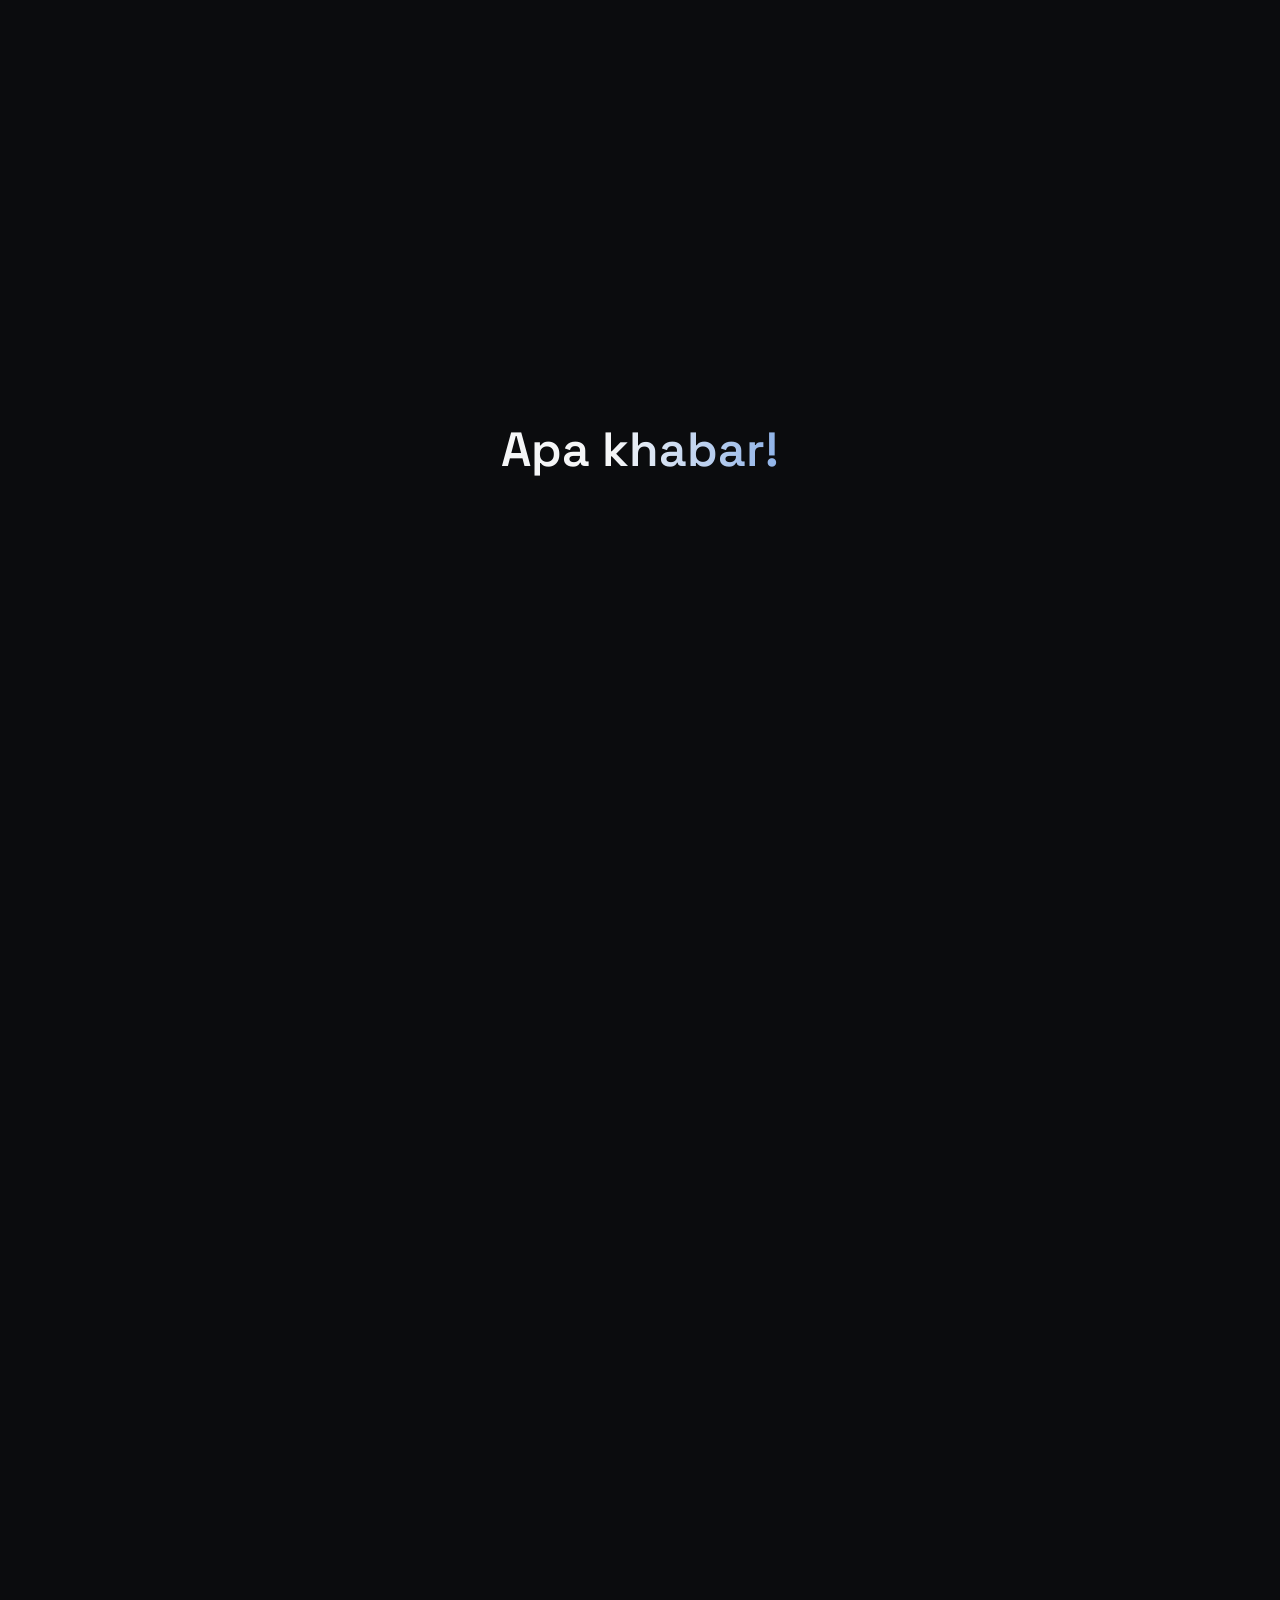
<file: index.html>
<!DOCTYPE html>
<html lang="en">
<head>
    <meta charset="UTF-8">
    <meta name="viewport" content="width=device-width, initial-scale=1.0">
    <title>Andrei Chapliuk | Portfolio</title>
    <meta name="description" content="Andrei Chapliuk: student and freelance developer in Cyprus. Lyrenne (open-source YouTube Music player), Hanko, game patches and full-stack TypeScript work.">
    <meta property="og:title" content="Andrei Chapliuk | Portfolio">
    <meta property="og:description" content="Student and freelance developer. Lyrenne, Hanko, game patches, full-stack TypeScript.">
    <meta property="og:type" content="website">
    <link rel="icon" href="data:image/svg+xml,%3Csvg xmlns='http://www.w3.org/2000/svg' viewBox='0 0 64 64'%3E%3Crect width='64' height='64' rx='14' fill='%230b0c0e'/%3E%3Ctext x='32' y='45' font-family='monospace' font-size='38' fill='%238FB3E8' text-anchor='middle'%3EA%3C/text%3E%3C/svg%3E">
    <link rel="preconnect" href="https://fonts.googleapis.com">
    <link rel="preconnect" href="https://fonts.gstatic.com" crossorigin>
    <link href="https://fonts.googleapis.com/css2?family=Space+Grotesk:wght@500;600;700&family=Space+Mono:wght@400;700&family=Inter:wght@400;500;600&display=swap" rel="stylesheet">
    <link rel="stylesheet" href="style.css?v=5">
</head>
<body>

    <div id="preloader">
        <div id="language-hello">Hello!</div>
    </div>

    <div id="main-content">
        <header class="sticky-nav">
            <nav>
                <a href="#hero">Home</a>
                <a href="#skills">Skills</a>
                <a href="#work">Work</a>
                <a href="#about-me">About</a>
                <a href="#contact">Contact</a>
            </nav>
        </header>

        <main>
            <!-- HERO -->
            <section id="hero">
                <div class="hero-glow" aria-hidden="true"><span></span><span></span><span></span></div>
                <span class="status-pill"><span class="status-dot"></span>Freelancing &middot; currently under contract</span>
                <h1 class="scramble-text">Andrei Chapliuk</h1>
                <p class="hero-tagline">Student, Freelancer.</p>
                <div class="hero-ctas">
                    <a href="#work" class="btn btn--primary">See my work</a>
                    <a href="https://github.com/Doctordefector" target="_blank" rel="noopener" class="btn btn--ghost">GitHub &#8599;</a>
                </div>
            </section>

            <!-- STATS -->
            <section id="stats" class="fade-in" aria-label="Highlights in numbers">
                <div class="stat"><span class="stat-num" data-count="56">56</span><span class="stat-label">GitHub stars on Lyrenne</span></div>
                <div class="stat"><span class="stat-num" data-count="4200" data-suffix="+">4200+</span><span class="stat-label">release downloads</span></div>
                <div class="stat"><span class="stat-num" data-count="87">87</span><span class="stat-label">Lyrenne releases</span></div>
                <div class="stat"><span class="stat-num" data-count="32">32</span><span class="stat-label">paying customers at 15</span></div>
            </section>

            <!-- SKILLS -->
            <section id="skills">
                <span class="eyebrow">01 &middot; Skills</span>
                <h2>Skills and education</h2>
                <div class="skill-grid">
                    <div class="skill-card fade-in">
                        <span class="skill-icon" aria-hidden="true">&lt;/&gt;</span>
                        <h3>Engineering</h3>
                        <p>I've built and sold software, shipped open-source apps with thousands of downloads, and worked on production web platforms as a freelancer.</p>
                        <div class="chips">
                            <span class="chip" style="--c:#A97BFF">Kotlin</span>
                            <span class="chip" style="--c:#3178C6">TypeScript</span>
                            <span class="chip" style="--c:#3572A5">Python</span>
                            <span class="chip" style="--c:#F05138">Swift</span>
                            <span class="chip" style="--c:#f34b7d">C / C++</span>
                            <span class="chip" style="--c:#178600">C#</span>
                        </div>
                    </div>
                    <div class="skill-card fade-in">
                        <span class="skill-icon" aria-hidden="true">Aa</span>
                        <h3>Languages</h3>
                        <p>English at C2 level and native Russian. I'm comfortable working with teams across languages.</p>
                        <div class="chips">
                            <span class="chip" style="--c:#8FB3E8">English &middot; C2</span>
                            <span class="chip" style="--c:#8FB3E8">Russian &middot; native</span>
                        </div>
                    </div>
                    <div class="skill-card fade-in">
                        <span class="skill-icon" aria-hidden="true">&#9733;</span>
                        <h3>Education</h3>
                        <p>7 IGCSEs including Maths, Economics, ICT and Global Perspectives. Studying A-Levels in Business, Psychology and Language, plus an EPQ. Apolyt&iacute;rion (Cyprus school-leaving certificate): 17.5/20.</p>
                        <div class="chips">
                            <span class="chip" style="--c:#8CC7B5">30% Future Innovators Scholarship</span>
                        </div>
                    </div>
                </div>
            </section>

            <!-- NOW -->
            <section id="now" class="fade-in">
                <span class="eyebrow">02 &middot; Now</span>
                <div class="now-card">
                    <span class="status-dot"></span>
                    <div>
                        <h2>Freelance developer, under contract</h2>
                        <p>I'm working on a full-stack TypeScript platform under NDA, alongside my A-Levels and Hanko. I'm not taking on new work right now.</p>
                    </div>
                </div>
            </section>

            <!-- WORK -->
            <section id="work">
                <span class="eyebrow">03 &middot; Work</span>
                <h2>Projects and work</h2>

                <div class="work-grid">

                    <!-- LYRENNE -->
                    <article class="card card--feature fade-in">
                        <div class="card-body">
                            <span class="card-context">Open source &middot; 2026 &middot; GPL-3.0</span>
                            <h3>Lyrenne</h3>
                            <p>A free YouTube Music player for Windows and Linux, written in Compose Desktop on the JVM. It has its own VLC playback engine, a local database and two-way library sync, not a browser wrapper. Synced lyrics, a 10-band equalizer, offline downloads, Discord Rich Presence and Listen Together rooms.</p>
                            <ul class="sub-list">
                                <li><strong>iPad:</strong> a SwiftUI and AVPlayer port with its own InnerTube client, offline downloads and a hand-rolled protobuf Listen Together client.</li>
                                <li><strong>Steam Deck:</strong> a Decky Loader plugin that controls a headless Lyrenne build over localhost from the Game Mode menu. About 250&nbsp;MB of RAM while playing.</li>
                                <li>Distributed through GitHub Releases, Scoop and winget.</li>
                            </ul>
                            <div class="chips">
                                <span class="chip" style="--c:#A97BFF">Kotlin</span>
                                <span class="chip" style="--c:#F05138">Swift</span>
                                <span class="chip" style="--c:#3178C6">TypeScript</span>
                            </div>
                        </div>
                        <div class="card-visual">
                            <div class="player">
                                <div class="player-head">
                                    <span class="player-art" aria-hidden="true"></span>
                                    <div class="player-meta">
                                        <span class="player-title">Now playing</span>
                                        <span class="player-sub">Lyrenne v2.20</span>
                                    </div>
                                </div>
                                <div class="equalizer" aria-hidden="true">
                                    <span class="eq-bar" style="--h:55%;--d:0s;"></span>
                                    <span class="eq-bar" style="--h:80%;--d:0.15s;"></span>
                                    <span class="eq-bar" style="--h:65%;--d:0.3s;"></span>
                                    <span class="eq-bar" style="--h:95%;--d:0.1s;"></span>
                                    <span class="eq-bar" style="--h:70%;--d:0.25s;"></span>
                                    <span class="eq-bar" style="--h:85%;--d:0.05s;"></span>
                                    <span class="eq-bar" style="--h:60%;--d:0.2s;"></span>
                                    <span class="eq-bar" style="--h:90%;--d:0.35s;"></span>
                                    <span class="eq-bar" style="--h:50%;--d:0.12s;"></span>
                                    <span class="eq-bar" style="--h:75%;--d:0.28s;"></span>
                                    <span class="eq-bar" style="--h:65%;--d:0.18s;"></span>
                                    <span class="eq-bar" style="--h:45%;--d:0.32s;"></span>
                                </div>
                                <div class="mini-stats">
                                    <span><b>56</b>stars</span>
                                    <span><b>87</b>releases</span>
                                    <span><b>4.2k+</b>downloads</span>
                                </div>
                            </div>
                            <div class="link-row">
                                <a href="https://doctordefector.github.io/Lyrenne/" target="_blank" rel="noopener">Website &#8599;</a>
                                <a href="https://github.com/Doctordefector/Lyrenne" target="_blank" rel="noopener">Desktop &#8599;</a>
                                <a href="https://github.com/Doctordefector/Lyrenne-iPad" target="_blank" rel="noopener">iPad &#8599;</a>
                                <a href="https://github.com/Doctordefector/Lyrenne-Decky" target="_blank" rel="noopener">Steam Deck &#8599;</a>
                            </div>
                        </div>
                    </article>

                    <!-- HANKO -->
                    <article class="card card--feature card--flip fade-in">
                        <div class="card-body">
                            <span class="card-context">Student company &middot; Junior Achievement Cyprus &middot; 2026/27</span>
                            <h3>Hanko <span class="jp">判子</span></h3>
                            <p>A bag charm with a swappable cap and an NFC chip inside. Two people tap phones and swap profile cards instead of social handles. Each meeting adds to a shared history, and socials only unlock when both people agree. There's no app to install and no location tracking.</p>
                            <p>I built the product: the web app the charm opens, the card designer, the admin and charm-minting tools, and the 3D models for the printed parts.</p>
                            <ul class="sub-list">
                                <li>Node 22 with zero dependencies (built-in <code>node:sqlite</code>), web push, deployed on Render.</li>
                                <li>Automated QA that screenshots every page on 7 phone sizes, a contrast checker, and a simulated playtest of a whole school.</li>
                                <li>Blender pipeline for product renders and printable STLs.</li>
                            </ul>
                            <div class="chips">
                                <span class="chip" style="--c:#f1e05a">JavaScript</span>
                                <span class="chip" style="--c:#3572A5">Python</span>
                                <span class="chip" style="--c:#8CC7B5">NFC</span>
                                <span class="chip" style="--c:#e87d0d">Blender</span>
                            </div>
                        </div>
                        <div class="card-visual">
                            <div class="tap-demo" aria-hidden="true">
                                <div class="tap-phone tap-phone--a"><span class="tap-seal">A</span><span class="tap-line"></span><span class="tap-line short"></span></div>
                                <div class="tap-ripple"><span></span><span></span><span></span></div>
                                <div class="tap-phone tap-phone--b"><span class="tap-seal">K</span><span class="tap-line"></span><span class="tap-line short"></span></div>
                            </div>
                            <span class="visual-caption">Tap to swap cards</span>
                        </div>
                    </article>

                    <!-- COMMERCIAL SOFTWARE -->
                    <article class="card card--feature fade-in">
                        <div class="card-body">
                            <span class="card-context">Independent &middot; Feb 2022 to May 2025</span>
                            <h3>Commercial Software</h3>
                            <p>I built and sold software tools for the Star Citizen community, starting at 15. I handled the building, pricing, distribution and support myself. Within two months of launch it had 32 concurrent paying subscribers across three monthly tiers (&euro;20, &euro;30 and &euro;60), with no marketing budget.</p>
                            <div class="viz-section">
                                <span class="viz-label">32 concurrent paying customers at peak</span>
                                <div class="dot-grid" id="dot-grid" aria-label="22 on the 60 euro tier, 8 on the 30 euro tier, 2 on the 20 euro tier"></div>
                                <div class="dot-legend">
                                    <span><i class="dot-swatch dot--60"></i>&euro;60 &times; 22</span>
                                    <span><i class="dot-swatch dot--30"></i>&euro;30 &times; 8</span>
                                    <span><i class="dot-swatch dot--20"></i>&euro;20 &times; 2</span>
                                </div>
                            </div>
                            <div class="viz-section">
                                <span class="viz-label">&euro;700+ revenue in the first 2 months</span>
                                <div class="revenue-bar"><div class="revenue-fill"><span style="flex:20"></span><span style="flex:30"></span><span style="flex:60"></span></div></div>
                            </div>
                            <div class="chips">
                                <span class="chip" style="--c:#f34b7d">Systems programming</span>
                                <span class="chip" style="--c:#8FB3E8">Sales and support</span>
                            </div>
                        </div>
                        <div class="card-visual">
                            <div class="video-frame">
                                <iframe src="https://www.youtube.com/embed/0udaaO09zwg" title="RINGS: A Documentary on Star Citizen's Cheating Underworld" loading="lazy" frameborder="0" allow="accelerometer; clipboard-write; encrypted-media; gyroscope; picture-in-picture" allowfullscreen></iframe>
                            </div>
                            <span class="visual-caption">Featured in <em>RINGS</em>, a third-party documentary by Avenger_One (56k+ views)</span>
                        </div>
                    </article>

                    <!-- NDA -->
                    <article class="card fade-in">
                        <span class="card-context">Freelance contract &middot; 2026 &middot; NDA</span>
                        <h3>Admin Platform</h3>
                        <p>Front-end and admin panel work on a production TypeScript monorepo. The details are under NDA, so here is the stack.</p>
                        <dl class="spec">
                            <dt>Repo</dt><dd>pnpm workspaces: api, web, shared</dd>
                            <dt>API</dt><dd>NestJS, Prisma, PostgreSQL 16, Redis, JWT</dd>
                            <dt>Web</dt><dd>React, Redux Toolkit, React Router, Vite, Tailwind</dd>
                            <dt>Other</dt><dd>i18next, PixiJS, ExcelJS</dd>
                            <dt>Ops</dt><dd>Docker Compose, Vitest, ESLint, Prettier</dd>
                        </dl>
                    </article>

                    <!-- REVERSE ENGINEERING -->
                    <article class="card fade-in">
                        <span class="card-context">Open source &middot; 2026</span>
                        <h3>Game patches and reverse engineering</h3>
                        <ul class="proj-list">
                            <li>
                                <a href="https://github.com/Doctordefector/weekendwarrior60fpspatch" target="_blank" rel="noopener">Weekend Warriors 60fps patch &#8599;</a>
                                <span>Splits the game's 15Hz logic from rendering so it runs at 60fps without speeding up. Built by transforming the decompiled ActionScript, shipped as a binary diff with a one-click installer.</span>
                            </li>
                            <li>
                                <a href="https://github.com/Doctordefector/mdickie-facemod" target="_blank" rel="noopener">MDickie FaceMod &#8599;</a>
                                <span>Puts your friends' faces, names and dialogue into four MDickie games by rewriting their SWF assets. Runs fully offline.</span>
                            </li>
                            <li>
                                <a href="https://github.com/Doctordefector/Native-NX" target="_blank" rel="noopener">NX Recomp Hub &#8599;</a>
                                <span>One launcher for static recompilation of Switch games (ARM64 and A32 to C, NVN to Vulkan), including a 32-bit front end for a Pikmin 3 port.</span>
                            </li>
                            <li>
                                <a href="https://github.com/Doctordefector/Madeira" target="_blank" rel="noopener">Madeira &#8599;</a>
                                <span>Contributions to running x86-64 Windows games on iOS via FEX-Emu, Wine and DXMT.</span>
                            </li>
                        </ul>
                        <div class="chips">
                            <span class="chip" style="--c:#3572A5">Python</span>
                            <span class="chip" style="--c:#555555">C</span>
                        </div>
                    </article>

                    <!-- TRIIIBE -->
                    <article class="card fade-in">
                        <span class="card-context">Triiibe / STARTRIBE LTD &middot; Internship, 2025</span>
                        <h3>Social Media Analysis Tool</h3>
                        <p>A tool that analyses and processes video content from social platforms. I built it during a business development internship, along with a content-branding system and a news portal.</p>
                        <div class="chips">
                            <span class="chip" style="--c:#3572A5">Python</span>
                            <span class="chip" style="--c:#8FB3E8">Automation</span>
                        </div>
                        <a href="Letter of Recommendation_Andrey Chapliuk.png" target="_blank" class="doc-thumb">
                            <img src="Letter of Recommendation_Andrey Chapliuk.png" alt="Letter of recommendation from STARTRIBE LTD" loading="lazy">
                            <span class="doc-thumb-label">Letter of recommendation &#8599;</span>
                        </a>
                    </article>

                    <!-- BEQUIET -->
                    <article class="card fade-in">
                        <span class="card-context">Open source &middot; 2026 &middot; MIT</span>
                        <h3>BeQuiet</h3>
                        <p>A Windows 11 tray utility that lowers the volume of background apps and keeps the ones you pick (Discord, Telegram) at full volume. It uses the Core Audio session API, the same one the Windows volume mixer uses, and has a global hotkey.</p>
                        <div class="duck-demo" aria-hidden="true">
                            <div class="duck-row"><span>Discord</span><i style="--v:100%"></i></div>
                            <div class="duck-row duck-row--ducked"><span>Game</span><i style="--v:100%"></i></div>
                            <div class="duck-row duck-row--ducked"><span>Browser</span><i style="--v:100%"></i></div>
                        </div>
                        <div class="chips">
                            <span class="chip" style="--c:#178600">C#</span>
                            <span class="chip" style="--c:#8FB3E8">NAudio</span>
                        </div>
                        <div class="link-row"><a href="https://github.com/Doctordefector/BeQuiet" target="_blank" rel="noopener">Repo &#8599;</a></div>
                    </article>

                    <!-- DISSERTATION -->
                    <article class="card fade-in">
                        <span class="card-context">A-Level EPQ &middot; 2025/26</span>
                        <h3>Dissertation</h3>
                        <p>An extended research project on the right to repair: why repair gets obstructed and what that leads to. Graded 23/28.</p>
                        <a href="Dissertation.pdf" target="_blank" class="quote-card">
                            <span class="quote-mark">&ldquo;</span>
                            <span class="quote-text">To what extent is the obstruction of repair done for profit by modern technology firms?</span>
                            <span class="quote-cta">Read the paper &#8599;</span>
                        </a>
                    </article>

                    <!-- SCHOLARSHIP -->
                    <article class="card fade-in">
                        <span class="card-context">Immerse Education &middot; early 2025</span>
                        <h3>Future Innovators Scholarship</h3>
                        <p>A 30% scholarship for my proposed standard for swappable, reusable battery packs that move between devices instead of being thrown away. I submitted it as EU Regulation 2023/1542 started requiring user-replaceable batteries, before most people were talking about it.</p>
                        <a href="FISC_Scholarship_Certificate_Andrei_Chapliuk.pdf" target="_blank" class="quote-card">
                            <span class="quote-mark quote-mark--big">30%</span>
                            <span class="quote-text">A standard for swappable, reusable battery systems</span>
                            <span class="quote-cta">View certificate &#8599;</span>
                        </a>
                    </article>

                    <!-- PORTFOLIO -->
                    <article class="card fade-in">
                        <span class="card-context">Personal &middot; ongoing</span>
                        <h3>This portfolio</h3>
                        <p>Hand-written HTML, CSS and JS, no framework. There's a hidden page if you find the code.</p>
                        <div class="inception" id="inception"></div>
                    </article>
                </div>

                <div class="more-gh fade-in">
                    <span class="more-gh-label">More on GitHub</span>
                    <div class="more-gh-list">
                        <a href="https://github.com/Doctordefector/Simple-Watermark" target="_blank" rel="noopener">Simple-Watermark <small>batch ffmpeg watermarking GUI</small></a>
                        <a href="https://github.com/Doctordefector/Simple-Steam-Family-Library-Extractor" target="_blank" rel="noopener">Steam Family Library Extractor <small>JS</small></a>
                        <a href="https://github.com/Doctordefector/scoop-lyrenne" target="_blank" rel="noopener">scoop-lyrenne <small>Scoop bucket</small></a>
                        <a href="https://github.com/Doctordefector/Justusesoap" target="_blank" rel="noopener">Justusesoap <small>IGCSE group project</small></a>
                        <a href="https://github.com/Doctordefector/Virtuasino" target="_blank" rel="noopener">Virtuasino <small>JS</small></a>
                        <a href="https://github.com/Doctordefector" target="_blank" rel="noopener" class="more-gh-all">All repos &#8599;</a>
                    </div>
                </div>
            </section>

            <!-- ABOUT -->
            <section id="about-me" class="fade-in">
                <span class="eyebrow">04 &middot; About</span>
                <div class="about-layout">
                    <div class="about-text">
                        <h2>About me</h2>
                        <p>I've been building and selling my own software since I was 14. At 17 I spent two months on Triiibe's business development team, where I built a social media analysis tool, a content-branding system and a news portal. After that I spent eight months with another business development team under NDA, doing market research and building internal tools for expansion into Brazil and Argentina.</p>
                        <p>Now I freelance under contract while studying Business, Psychology and Language at A-Level. I also run Hanko and maintain Lyrenne. I speak English and Russian.</p>
                        <div class="about-links">
                            <a href="https://github.com/Doctordefector" target="_blank" rel="noopener" class="btn btn--ghost">GitHub &#8599;</a>
                            <a href="https://www.linkedin.com/in/andrei-chapliuk-062235320/" target="_blank" rel="noopener" class="btn btn--ghost">LinkedIn &#8599;</a>
                        </div>
                    </div>
                    <div class="about-image">
                        <div class="image-frame">
                            <img src="Andrei.jpg" width="900" height="1200" alt="Portrait of Andrei Chapliuk" loading="lazy" decoding="async">
                        </div>
                    </div>
                </div>
            </section>

            <!-- CONTACT -->
            <section id="contact" class="fade-in">
                <span class="eyebrow">05 &middot; Contact</span>
                <h2 class="large-heading">Get in touch</h2>
                <a class="contact-mail" href="mailto:chapliukjr@gmail.com">chapliukjr@gmail.com &#8599;</a>
                <form id="contact-form" action="https://formspree.io/f/xanbeyky" method="POST">
                    <div class="form-row">
                        <input type="text" name="name" required placeholder="Your name" aria-label="Your name">
                        <input type="email" name="email" required placeholder="Your email" aria-label="Your email">
                    </div>
                    <textarea name="message" rows="5" required placeholder="Your message" aria-label="Your message"></textarea>
                    <button type="submit" class="btn btn--primary">Send message</button>
                </form>
            </section>
        </main>

        <div class="keypad-wrapper fade-in">
            <div id="keypad-container">
                <div id="keypad-display"></div>
                <div id="keypad-grid">
                    <button class="keypad-btn">1</button>
                    <button class="keypad-btn">2</button>
                    <button class="keypad-btn">3</button>
                    <button class="keypad-btn">4</button>
                    <button class="keypad-btn">5</button>
                    <button class="keypad-btn">6</button>
                    <button class="keypad-btn">7</button>
                    <button class="keypad-btn">8</button>
                    <button class="keypad-btn">9</button>
                    <button class="keypad-btn keypad-action" id="keypad-clear">C</button>
                    <button class="keypad-btn">0</button>
                    <button class="keypad-btn keypad-action" id="keypad-backspace">&#9003;</button>
                </div>
            </div>
        </div>

        <footer>
            <div class="footer-content">
                <span>&copy; Andrei Chapliuk 2026</span>
                <div class="footer-right">
                    <a href="https://github.com/Doctordefector" target="_blank" rel="noopener">GitHub</a>
                    <a href="https://www.linkedin.com/in/andrei-chapliuk-062235320/" target="_blank" rel="noopener">LinkedIn</a>
                    <a href="mailto:chapliukjr@gmail.com">Email</a>
                </div>
            </div>
        </footer>
    </div>

    <script src="script.js?v=5"></script>
</body>
</html>
</file>
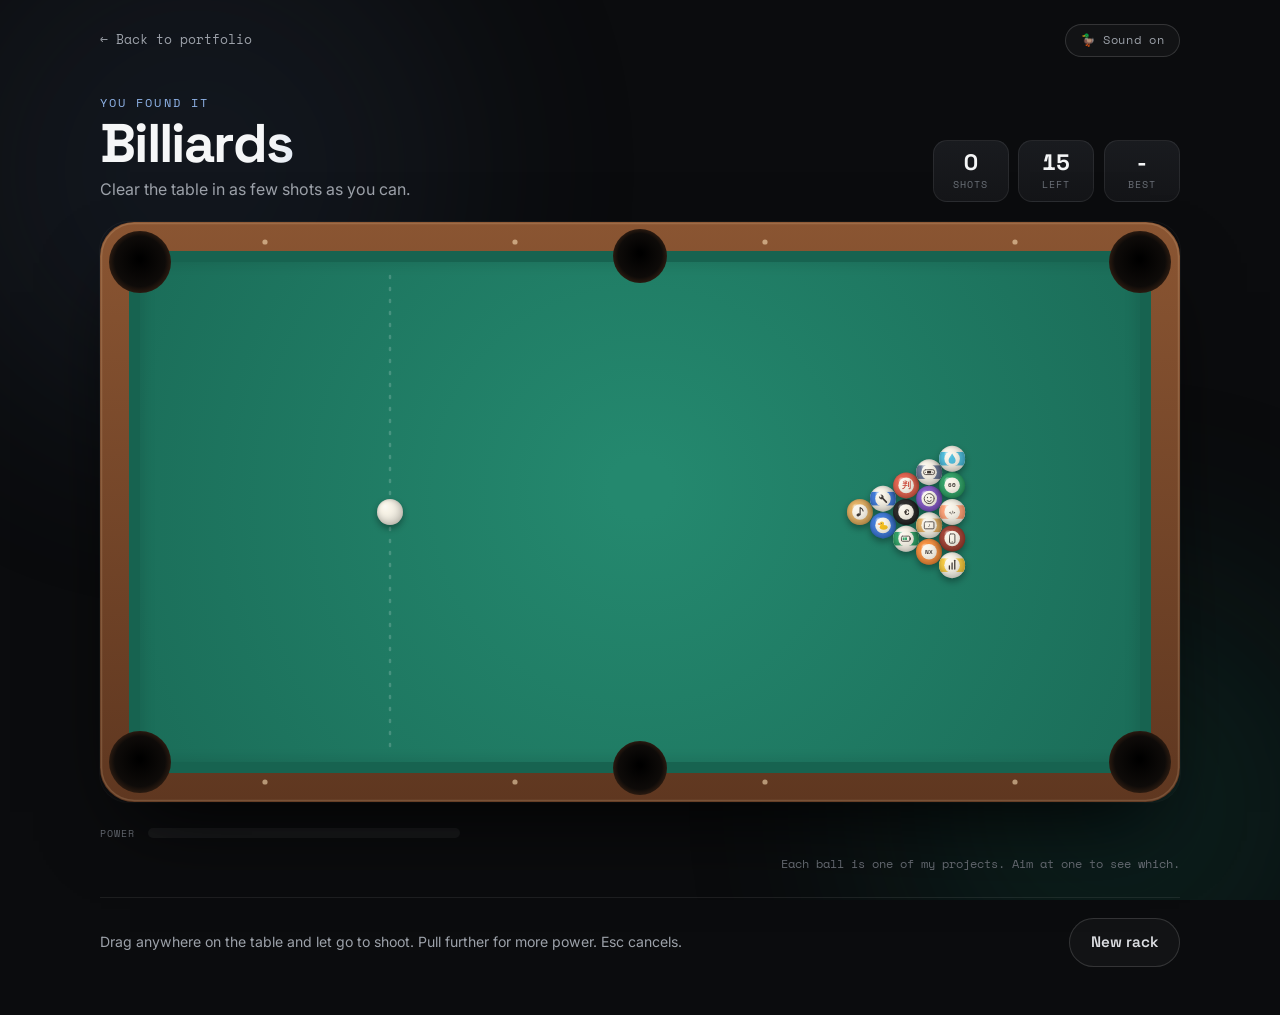
<file: secret.html>
<!DOCTYPE html>
<html lang="en">
<head>
    <meta charset="UTF-8">
    <meta name="viewport" content="width=device-width, initial-scale=1.0">
    <title>Billiards | Andrei Chapliuk</title>
    <meta name="robots" content="noindex">
    <link rel="icon" href="data:image/svg+xml,%3Csvg xmlns='http://www.w3.org/2000/svg' viewBox='0 0 64 64'%3E%3Ccircle cx='32' cy='32' r='28' fill='%23151515'/%3E%3Ccircle cx='32' cy='32' r='12' fill='%23fff'/%3E%3Ctext x='32' y='38' font-family='sans-serif' font-weight='700' font-size='16' text-anchor='middle'%3E8%3C/text%3E%3C/svg%3E">
    <link rel="preconnect" href="https://fonts.googleapis.com">
    <link rel="preconnect" href="https://fonts.gstatic.com" crossorigin>
    <link href="https://fonts.googleapis.com/css2?family=Space+Grotesk:wght@500;600;700&family=Space+Mono:wght@400;700&family=Inter:wght@400;500;600&display=swap" rel="stylesheet">
    <link rel="stylesheet" href="secret.css?v=5">
</head>
<body>
    <div class="glow" aria-hidden="true"><span></span><span></span></div>

    <main class="wrap">
        <header class="top">
            <a href="index.html" class="back">&larr; Back to portfolio</a>
            <button id="sound-toggle" class="icon-btn" aria-pressed="true" title="Toggle sound">🦆 Sound on</button>
        </header>

        <div class="title-row">
            <div>
                <span class="eyebrow">You found it</span>
                <h1>Billiards</h1>
                <p class="sub">Clear the table in as few shots as you can.</p>
            </div>
            <div class="hud">
                <div class="hud-item"><span id="hud-shots">0</span><small>Shots</small></div>
                <div class="hud-item"><span id="hud-left">15</span><small>Left</small></div>
                <div class="hud-item"><span id="hud-best">-</span><small>Best</small></div>
            </div>
        </div>

        <div id="game" class="game">
            <canvas id="table" aria-label="Billiards table. Drag anywhere and release to shoot."></canvas>
            <div id="toast" class="toast" role="status" aria-live="polite"></div>
            <div id="win" class="win" hidden>
                <div class="win-card">
                    <span class="eyebrow">Table cleared</span>
                    <h2 id="win-title">15 shots</h2>
                    <p id="win-best"></p>
                    <button id="play-again" class="btn btn--primary">Play again</button>
                </div>
            </div>
        </div>

        <div class="below">
            <div class="power">
                <small>Power</small>
                <div class="power-track"><div id="power-fill" class="power-fill"></div></div>
            </div>
            <div class="tray" id="tray" aria-label="Potted balls"></div>
        </div>
        <p id="last-potted" class="last-potted" aria-live="polite"></p>

        <footer class="controls">
            <p class="hint">Drag anywhere on the table and let go to shoot. Pull further for more power. Esc cancels.</p>
            <button id="reset-button" class="btn btn--ghost">New rack</button>
        </footer>
    </main>

    <script src="billiards.js?v=5"></script>
</body>
</html>
</file>
<file: style.css>
:root {
    --bg: #0b0c0e;
    --bg-2: #111215;
    --surface: #141518;
    --surface-2: #191b1f;
    --line: rgba(255, 255, 255, 0.08);
    --line-strong: rgba(255, 255, 255, 0.14);
    --text: #dcdee2;
    --muted: #9ca1a9;
    --faint: #6b7078;
    --heading: #f5f6f7;
    --gold: #8FB3E8;      /* calm blue: trust, competence */
    --gold-deep: #4d6a94;
    --peach: #8CC7B5;     /* sage, analogous to the blue */
    --green: #8CC7B5;
    --radius: 18px;
    --radius-sm: 10px;
    --font-display: 'Space Grotesk', system-ui, sans-serif;
    --font-mono: 'Space Mono', ui-monospace, monospace;
    --font-body: 'Inter', system-ui, sans-serif;
    --ease: cubic-bezier(.2, .7, .2, 1);
}

* { margin: 0; padding: 0; box-sizing: border-box; }
html { scroll-behavior: smooth; scroll-padding-top: 80px; }
body {
    background: var(--bg);
    color: var(--text);
    font-family: var(--font-body);
    font-size: 16px;
    line-height: 1.65;
    -webkit-font-smoothing: antialiased;
    overflow-x: hidden;
}
img { max-width: 100%; display: block; }
a { color: inherit; text-decoration: none; transition: color .25s ease; }
a:hover { color: var(--gold); }
code { font-family: var(--font-mono); font-size: .85em; color: var(--gold); }
h1, h2, h3 { font-family: var(--font-display); color: var(--heading); font-weight: 600; letter-spacing: -0.01em; line-height: 1.2; }

#main-content { opacity: 0; transition: opacity .8s ease; }
#main-content.loaded { opacity: 1; }

section {
    max-width: 1160px;
    margin: 0 auto;
    padding: 5.5rem 1.5rem;
    position: relative;
}
section + section::before {
    content: "";
    position: absolute; top: 0; left: 1.5rem; right: 1.5rem; height: 1px;
    background: linear-gradient(90deg, transparent, var(--line-strong), transparent);
}
section > h2 { font-size: clamp(1.8rem, 3.5vw, 2.4rem); margin-bottom: 2.5rem; }
.eyebrow {
    display: inline-block;
    font-family: var(--font-mono);
    font-size: .72rem;
    letter-spacing: .18em;
    text-transform: uppercase;
    color: var(--gold);
    margin-bottom: .9rem;
}

/* ---------- Preloader ---------- */
#preloader {
    position: fixed; inset: 0; z-index: 9999;
    background: var(--bg);
    display: flex; justify-content: center; align-items: center;
    transition: opacity .7s ease; cursor: pointer;
}
#preloader.fade-out { opacity: 0; pointer-events: none; }
#language-hello {
    font-family: var(--font-display); font-weight: 600;
    font-size: clamp(2rem, 6vw, 3rem);
    background: linear-gradient(90deg, var(--heading) 40%, var(--gold));
    -webkit-background-clip: text; background-clip: text; color: transparent;
    opacity: 0; transition: opacity .4s ease;
}

/* ---------- Nav ---------- */
.sticky-nav {
    position: sticky; top: 0; z-index: 1000;
    display: flex; justify-content: center;
    padding: .9rem 1rem;
    background: rgba(11, 12, 14, .72);
    backdrop-filter: blur(14px); -webkit-backdrop-filter: blur(14px);
    border-bottom: 1px solid var(--line);
}
.sticky-nav nav {
    display: flex; gap: .25rem;
    padding: .3rem;
    border: 1px solid var(--line);
    border-radius: 999px;
    background: rgba(255,255,255,.02);
    max-width: 100%;
    overflow-x: auto; scrollbar-width: none;
}
.sticky-nav nav::-webkit-scrollbar { display: none; }
.sticky-nav nav a {
    font-family: var(--font-mono);
    font-size: .76rem; letter-spacing: .1em; text-transform: uppercase;
    color: var(--muted);
    padding: .45rem 1rem;
    border-radius: 999px;
    white-space: nowrap;
    transition: color .25s ease, background-color .25s ease;
}
.sticky-nav nav a:hover { color: var(--heading); background: rgba(255,255,255,.05); }
.sticky-nav nav a.active { color: #0b1220; background: var(--gold); }

/* ---------- Buttons ---------- */
.btn {
    display: inline-flex; align-items: center; gap: .4rem;
    font-family: var(--font-display); font-weight: 600; font-size: .95rem;
    padding: .8rem 1.4rem;
    border-radius: 999px;
    border: 1px solid transparent;
    cursor: pointer;
    transition: transform .25s var(--ease), box-shadow .25s ease, background-color .25s ease, color .25s ease, border-color .25s ease;
}
.btn--primary {
    color: #0b1220;
    background: var(--gold);
}
.btn--primary:hover { color: #0b1220; background: #a7c3ee; transform: translateY(-2px); box-shadow: 0 8px 20px rgba(0, 0, 0, .35); }
.btn--ghost { color: var(--text); border-color: var(--line-strong); background: rgba(255,255,255,.02); }
.btn--ghost:hover { color: var(--heading); border-color: var(--gold); transform: translateY(-2px); }

/* ---------- Hero ---------- */
#hero {
    min-height: 82vh;
    display: flex; flex-direction: column; justify-content: center; align-items: center;
    text-align: center;
    padding-top: 4rem; padding-bottom: 4rem;
    isolation: isolate;
}
.hero-glow { position: absolute; inset: 0; pointer-events: none; overflow: hidden; z-index: -1; }
.hero-glow span {
    position: absolute; border-radius: 50%; filter: blur(100px); opacity: .14;
    animation: drift 26s ease-in-out infinite alternate;
}
.hero-glow span:nth-child(1) { width: 420px; height: 420px; background: var(--gold-deep); top: 10%; left: 12%; }
.hero-glow span:nth-child(2) { width: 360px; height: 360px; background: #3d5a80; top: 30%; right: 10%; animation-delay: -6s; opacity: .1; }
.hero-glow span:nth-child(3) { width: 300px; height: 300px; background: #3f6b63; bottom: 5%; left: 40%; animation-delay: -12s; opacity: .08; }
@keyframes drift {
    from { transform: translate(0, 0) scale(1); }
    to   { transform: translate(60px, -40px) scale(1.15); }
}
.status-pill {
    display: inline-flex; align-items: center; gap: .6rem;
    font-family: var(--font-mono); font-size: .75rem; letter-spacing: .06em;
    color: var(--text);
    padding: .45rem 1rem;
    border: 1px solid var(--line-strong);
    border-radius: 999px;
    background: rgba(255,255,255,.03);
    margin-bottom: 2rem;
}
.status-dot {
    width: 8px; height: 8px; flex: none; border-radius: 50%;
    background: var(--green);
    box-shadow: 0 0 0 0 rgba(140, 199, 181, .6);
    animation: pulse 2.2s ease-out infinite;
}
@keyframes pulse {
    0% { box-shadow: 0 0 0 0 rgba(140, 199, 181, .55); }
    70%, 100% { box-shadow: 0 0 0 10px rgba(140, 199, 181, 0); }
}
#hero h1 {
    font-size: clamp(2.4rem, 8vw, 5.2rem);
    font-weight: 700;
    letter-spacing: -0.03em;
    line-height: 1.05;
    background: linear-gradient(100deg, var(--heading) 55%, var(--gold) 100%);
    -webkit-background-clip: text; background-clip: text; color: transparent;
    padding-bottom: .1em;
}
#hero h1 .dud { color: var(--gold); -webkit-text-fill-color: var(--gold); opacity: .7; }
.hero-tagline {
    font-family: var(--font-mono);
    font-size: clamp(.95rem, 2vw, 1.1rem);
    color: var(--muted);
    margin-top: 1rem;
}
.hero-ctas { display: flex; gap: .8rem; flex-wrap: wrap; justify-content: center; margin-top: 2.5rem; }

/* ---------- Stats ---------- */
#stats {
    display: grid; grid-template-columns: repeat(4, 1fr); gap: 1rem;
    padding-top: 0; padding-bottom: 4rem;
}
#stats::before { display: none; }
.stat {
    text-align: center;
    padding: 1.6rem 1rem;
    border: 1px solid var(--line);
    border-radius: var(--radius);
    background: linear-gradient(180deg, rgba(255,255,255,.03), transparent);
}
.stat-num {
    display: block;
    font-family: var(--font-display); font-weight: 700;
    font-size: clamp(1.8rem, 4vw, 2.6rem);
    line-height: 1.1;
    color: var(--heading);
    font-variant-numeric: tabular-nums;
}
.stat-label { display: block; margin-top: .35rem; font-size: .82rem; color: var(--muted); }

/* ---------- Chips ---------- */
.chips { display: flex; flex-wrap: wrap; gap: .45rem; margin-top: 1.2rem; }
.chip {
    display: inline-flex; align-items: center; gap: .45rem;
    font-family: var(--font-mono); font-size: .7rem; letter-spacing: .03em;
    color: var(--text);
    padding: .3rem .7rem;
    border: 1px solid var(--line-strong);
    border-radius: 999px;
    background: rgba(255,255,255,.025);
    white-space: nowrap;
}
.chip::before { content: ""; width: 7px; height: 7px; border-radius: 50%; background: var(--c, var(--gold)); }

/* ---------- Shared card ---------- */
.skill-card, .card, .now-card {
    position: relative;
    background: linear-gradient(180deg, var(--surface-2), var(--surface));
    border: 1px solid var(--line);
    border-radius: var(--radius);
    transition: transform .35s var(--ease), border-color .35s ease, box-shadow .35s ease;
    isolation: isolate;
}
/* cursor spotlight (vars set in script.js) */
.skill-card::after, .card::after {
    content: ""; position: absolute; inset: 0; border-radius: inherit; z-index: -1;
    background: radial-gradient(420px circle at var(--mx, 50%) var(--my, -20%), rgba(143, 179, 232, .05), transparent 45%);
    opacity: 0; transition: opacity .35s ease;
    pointer-events: none;
}
.skill-card:hover, .card:hover {
    transform: translateY(-4px);
    border-color: rgba(143, 179, 232, .2);
    box-shadow: 0 16px 40px -20px rgba(0,0,0,.6);
}
.skill-card:hover::after, .card:hover::after { opacity: 1; }

/* ---------- Skills ---------- */
.skill-grid { display: grid; grid-template-columns: repeat(3, 1fr); gap: 1.25rem; }
.skill-card { padding: 1.8rem; display: flex; flex-direction: column; }
.skill-card .chips { margin-top: auto; padding-top: 1.2rem; }
.skill-icon {
    display: inline-grid; place-items: center;
    width: 44px; height: 44px; border-radius: 12px;
    font-family: var(--font-mono); font-weight: 700; font-size: .9rem;
    color: var(--gold);
    background: rgba(143, 179, 232, .1);
    border: 1px solid rgba(143, 179, 232, .2);
    margin-bottom: 1.2rem;
}
.skill-card h3 { font-size: 1.25rem; margin-bottom: .5rem; }
.skill-card p { color: var(--muted); font-size: .93rem; }

/* ---------- Now ---------- */
.now-card {
    display: flex; gap: 1.2rem; align-items: flex-start;
    padding: 2rem 2.2rem;
    background:
        radial-gradient(120% 140% at 0% 0%, rgba(140, 199, 181, .04), transparent 50%),
        linear-gradient(180deg, var(--surface-2), var(--surface));
}
.now-card .status-dot { margin-top: .6rem; }
.now-card h2 { font-size: clamp(1.3rem, 2.6vw, 1.7rem); margin-bottom: .4rem; }
.now-card p { color: var(--muted); max-width: 62ch; }

/* ---------- Work grid ---------- */
.work-grid { display: grid; grid-template-columns: repeat(6, 1fr); gap: 1.25rem; }
.card { grid-column: span 3; padding: 1.9rem; display: flex; flex-direction: column; }
.card--feature {
    grid-column: span 6;
    display: grid; grid-template-columns: 1.15fr 1fr; gap: 2.5rem; align-items: center;
    padding: 2.4rem;
}
.card--flip .card-body { order: 2; }
.card--flip .card-visual { order: 1; }
.work-grid > .card:nth-last-child(-n+3) { grid-column: span 2; }

.card-context {
    display: block;
    font-family: var(--font-mono); font-size: .7rem; letter-spacing: .08em; text-transform: uppercase;
    color: var(--gold);
    margin-bottom: .7rem;
}
.card h3 { font-size: 1.35rem; margin-bottom: .7rem; transition: color .25s ease; }
.card--feature h3 { font-size: clamp(1.6rem, 3vw, 2.1rem); }
.card h3 .jp { font-family: var(--font-body); font-weight: 500; font-size: .7em; color: var(--muted); margin-left: .3rem; }
.card p { color: var(--muted); font-size: .94rem; }
.card p + p { margin-top: .8rem; }

.sub-list { list-style: none; margin-top: 1rem; display: grid; gap: .55rem; }
.sub-list li { position: relative; padding-left: 1.2rem; color: var(--muted); font-size: .9rem; }
.sub-list li::before {
    content: ""; position: absolute; left: 0; top: .62em;
    width: 6px; height: 6px; border-radius: 2px; background: var(--gold); transform: rotate(45deg);
}
.sub-list strong { color: var(--text); font-weight: 600; }

.card-visual { display: flex; flex-direction: column; gap: 1rem; min-width: 0; }
.visual-caption { font-size: .78rem; color: var(--faint); text-align: center; }

.link-row { display: flex; flex-wrap: wrap; gap: .5rem; }
.link-row a {
    font-family: var(--font-mono); font-size: .72rem;
    color: var(--text);
    padding: .4rem .8rem;
    border: 1px solid var(--line-strong);
    border-radius: 999px;
    transition: border-color .25s ease, color .25s ease, background-color .25s ease;
}
.link-row a:hover { border-color: var(--gold); color: var(--gold); background: rgba(143, 179, 232,.06); }
.card > .link-row { margin-top: 1rem; }

/* Lyrenne player mock */
.player {
    padding: 1.4rem;
    border-radius: var(--radius);
    border: 1px solid var(--line-strong);
    background:
        radial-gradient(100% 80% at 100% 0%, rgba(140, 199, 181, .12), transparent 60%),
        radial-gradient(100% 80% at 0% 100%, rgba(143, 179, 232, .12), transparent 60%),
        #0f1013;
}
.player-head { display: flex; gap: .9rem; align-items: center; margin-bottom: 1.4rem; }
.player-art {
    width: 52px; height: 52px; border-radius: 12px; flex: none;
    background: conic-gradient(from 200deg, var(--gold), var(--peach), #3d5a80, var(--gold));
    box-shadow: 0 6px 20px rgba(143, 179, 232,.3);
}
.player-meta { display: flex; flex-direction: column; }
.player-title { font-family: var(--font-display); font-weight: 600; color: var(--heading); }
.player-sub { font-family: var(--font-mono); font-size: .72rem; color: var(--muted); }
.equalizer { display: flex; align-items: flex-end; gap: 5px; height: 72px; }
.eq-bar {
    flex: 1; height: var(--h);
    border-radius: 4px 4px 2px 2px;
    background: linear-gradient(180deg, var(--peach), var(--gold));
    animation: eqBounce .9s ease-in-out infinite alternate;
    animation-delay: var(--d);
}
@keyframes eqBounce {
    from { height: calc(var(--h) * .25); }
    to   { height: var(--h); }
}
.mini-stats { display: grid; grid-template-columns: repeat(3, 1fr); gap: .5rem; margin-top: 1.2rem; }
.mini-stats span {
    display: flex; flex-direction: column; align-items: center;
    padding: .6rem .4rem;
    border-radius: var(--radius-sm);
    background: rgba(255,255,255,.03);
    font-size: .72rem; color: var(--muted);
}
.mini-stats b { font-family: var(--font-display); font-size: 1.15rem; color: var(--heading); }

/* Hanko tap demo */
.tap-demo {
    position: relative;
    display: flex; justify-content: center; align-items: center; gap: 1.2rem;
    padding: 2.4rem 1rem;
    border-radius: var(--radius);
    border: 1px solid var(--line-strong);
    background: radial-gradient(70% 70% at 50% 50%, rgba(140, 199, 181, .10), transparent 70%), #0f1013;
}
.tap-phone {
    width: 92px; height: 164px; border-radius: 18px;
    border: 2px solid var(--line-strong);
    background: linear-gradient(180deg, #1c1e22, #131417);
    display: flex; flex-direction: column; align-items: center; padding-top: 1.4rem; gap: .5rem;
    animation: tapA 3.2s var(--ease) infinite;
}
.tap-phone--b { animation-name: tapB; }
.tap-seal {
    width: 40px; height: 40px; border-radius: 50%;
    display: grid; place-items: center;
    font-family: var(--font-display); font-weight: 700; color: #0b1220;
    background: linear-gradient(135deg, var(--gold), var(--peach));
    margin-bottom: .4rem;
}
.tap-phone--b .tap-seal { background: linear-gradient(135deg, #a9c1e8, #8CC7B5); }
.tap-line { width: 60%; height: 5px; border-radius: 3px; background: rgba(255,255,255,.12); }
.tap-line.short { width: 40%; }
.tap-ripple { position: absolute; left: 50%; top: 50%; }
.tap-ripple span {
    position: absolute; left: -20px; top: -20px; width: 40px; height: 40px; border-radius: 50%;
    border: 2px solid var(--peach); opacity: 0;
    animation: ripple 3.2s ease-out infinite;
}
.tap-ripple span:nth-child(2) { animation-delay: .25s; }
.tap-ripple span:nth-child(3) { animation-delay: .5s; }
@keyframes tapA { 0%, 100% { transform: translateX(0) rotate(-6deg); } 35%, 55% { transform: translateX(14px) rotate(0); } }
@keyframes tapB { 0%, 100% { transform: translateX(0) rotate(6deg); } 35%, 55% { transform: translateX(-14px) rotate(0); } }
@keyframes ripple {
    0%, 35% { transform: scale(.4); opacity: 0; }
    40% { opacity: .9; }
    80%, 100% { transform: scale(3.2); opacity: 0; }
}

/* Commercial software viz */
.viz-section { margin-top: 1.4rem; }
.viz-label { display: block; font-family: var(--font-mono); font-size: .72rem; color: var(--muted); margin-bottom: .7rem; }
.dot-grid { display: grid; grid-template-columns: repeat(16, 1fr); gap: 6px; max-width: 340px; }
.dot {
    aspect-ratio: 1; border-radius: 50%;
    opacity: 0; transform: scale(0);
    transition: transform .2s ease;
}
.card.visible .dot { animation: dotPop .35s var(--ease) forwards; animation-delay: calc(var(--i) * 25ms + .3s); }
@keyframes dotPop { to { opacity: 1; transform: scale(1); } }
.dot--60 { background: var(--gold); }
.dot--30 { background: var(--peach); opacity: .8; }
.dot--20 { background: #6f7a8a; }
.dot-legend { display: flex; flex-wrap: wrap; gap: 1rem; margin-top: .7rem; font-family: var(--font-mono); font-size: .7rem; color: var(--muted); }
.dot-legend span { display: inline-flex; align-items: center; gap: .4rem; }
.dot-swatch { width: 8px; height: 8px; border-radius: 50%; display: inline-block; opacity: 1; transform: none; }
.revenue-bar { height: 10px; border-radius: 999px; background: rgba(255,255,255,.05); overflow: hidden; max-width: 340px; }
.revenue-fill { display: flex; height: 100%; width: 0; border-radius: 999px; overflow: hidden; transition: width 1.4s var(--ease) .4s; }
.card.visible .revenue-fill { width: 100%; }
.revenue-fill span:nth-child(1) { background: #6f7a8a; }
.revenue-fill span:nth-child(2) { background: var(--peach); }
.revenue-fill span:nth-child(3) { background: var(--gold); }

.video-frame {
    border-radius: var(--radius-sm);
    overflow: hidden;
    border: 1px solid var(--line-strong);
    box-shadow: 0 18px 40px -20px rgba(0,0,0,.8);
}
.video-frame iframe { display: block; width: 100%; aspect-ratio: 16 / 9; background: #000; }

/* NDA spec list */
.spec {
    display: grid; grid-template-columns: auto 1fr; gap: .55rem 1rem;
    margin-top: 1.2rem; padding: 1.1rem 1.2rem;
    border-radius: var(--radius-sm);
    background: rgba(0,0,0,.25);
    border: 1px solid var(--line);
    font-size: .85rem;
}
.spec dt { font-family: var(--font-mono); font-size: .7rem; text-transform: uppercase; letter-spacing: .08em; color: var(--gold); padding-top: .15rem; }
.spec dd { color: var(--text); }

/* RE project list */
.proj-list { list-style: none; display: grid; gap: 1rem; margin-top: .3rem; }
.proj-list li { display: flex; flex-direction: column; gap: .2rem; padding-left: .9rem; border-left: 2px solid rgba(143, 179, 232,.35); }
.proj-list a { font-family: var(--font-display); font-weight: 600; color: var(--heading); }
.proj-list a:hover { color: var(--gold); }
.proj-list span { color: var(--muted); font-size: .88rem; }

/* Letter thumbnail */
.doc-thumb {
    position: relative; display: block;
    margin-top: 1.4rem;
    height: 190px;
    border-radius: var(--radius-sm);
    overflow: hidden;
    border: 1px solid var(--line-strong);
    background: #f4f1ec;
}
.doc-thumb img { width: 100%; height: auto; object-fit: cover; object-position: top; transition: transform .6s var(--ease); }
.doc-thumb:hover img { transform: translateY(-14%); }
.doc-thumb-label {
    position: absolute; left: 0; right: 0; bottom: 0;
    padding: 2.2rem 1rem .8rem;
    font-family: var(--font-mono); font-size: .72rem; color: var(--heading);
    background: linear-gradient(0deg, rgba(11, 12, 14,.95), transparent);
}

/* BeQuiet duck demo */
.duck-demo {
    display: grid; gap: .65rem;
    margin-top: 1.3rem; padding: 1.1rem 1.2rem;
    border-radius: var(--radius-sm);
    background: rgba(0,0,0,.25);
    border: 1px solid var(--line);
}
.duck-row { display: grid; grid-template-columns: 64px 1fr; align-items: center; gap: .8rem; font-family: var(--font-mono); font-size: .7rem; color: var(--muted); }
.duck-row i { display: block; height: 6px; border-radius: 999px; background: rgba(255,255,255,.06); position: relative; overflow: hidden; }
.duck-row i::before {
    content: ""; position: absolute; inset: 0; width: var(--v);
    border-radius: inherit; background: linear-gradient(90deg, var(--gold), var(--peach));
}
.duck-row--ducked i::before { animation: duck 4s var(--ease) infinite; background: #6f7a8a; }
@keyframes duck { 0%, 20%, 100% { width: 100%; } 40%, 80% { width: 25%; } }

/* Quote cards (dissertation / scholarship) */
.quote-card {
    margin-top: auto;
    display: flex; flex-direction: column; align-items: center; text-align: center; gap: .5rem;
    padding: 1.6rem 1.3rem 1.2rem;
    border-radius: var(--radius-sm);
    border: 1px solid rgba(143, 179, 232,.25);
    background: radial-gradient(130% 90% at 20% 0%, rgba(143, 179, 232,.14), transparent 60%), #0f1013;
    transition: border-color .3s ease, transform .3s var(--ease);
}
.card > p:has(+ .quote-card) { margin-bottom: 1.4rem; }
.quote-card:hover { border-color: var(--gold); color: inherit; }
.quote-mark { font-family: var(--font-display); font-size: 2.4rem; line-height: .7; color: var(--gold); }
.quote-mark--big { font-size: 2rem; line-height: 1; background: linear-gradient(135deg, var(--gold), var(--peach)); -webkit-background-clip: text; background-clip: text; color: transparent; font-weight: 700; }
.quote-text { font-family: var(--font-display); font-weight: 500; color: var(--heading); font-size: .98rem; line-height: 1.45; }
.quote-cta { font-family: var(--font-mono); font-size: .68rem; letter-spacing: .12em; text-transform: uppercase; color: var(--gold); margin-top: .4rem; }

/* Inception: recursive site-within-site. Sizes compound per nested frame. */
.inception { margin-top: auto; padding-top: 1.4rem; max-width: 190px; align-self: center; width: 100%; }
.inception-frame {
    padding: 2px;
    border-radius: 8px;
    background: linear-gradient(135deg, var(--gold), rgba(255,255,255,.15), var(--peach));
    container-type: inline-size;
}
.inception-frame .inception-frame { width: 60%; margin: 6% auto; opacity: .94; border-radius: 5px; }
.inception-site {
    overflow: hidden; border-radius: 6px;
    background: var(--bg);
    display: flex; flex-direction: column; gap: 5%;
    padding: 7% 6%;
}
.inception-nav { display: flex; gap: 5%; justify-content: center; margin-bottom: 1%; }
.inception-nav span { width: 5%; height: clamp(1px, .7cqi, 2px); background: #33363c; border-radius: 1px; }
.inception-hero {
    font-family: var(--font-display); font-weight: 700;
    font-size: clamp(.18rem, 6.5cqi, .9rem);
    text-align: center; white-space: nowrap; overflow: hidden;
    background: linear-gradient(100deg, var(--heading), var(--gold), var(--peach));
    -webkit-background-clip: text; background-clip: text; color: transparent;
}
.inception-bar { height: clamp(1px, 1.2cqi, 3px); background: linear-gradient(90deg, var(--gold), #23262b); border-radius: 1px; opacity: .55; }
.inception-bar.short { width: 65%; }
.inception-bar.shorter { width: 40%; align-self: center; }
.inception-label { width: 28%; height: clamp(1px, 1cqi, 3px); background: var(--gold); opacity: .6; border-radius: 1px; }
.inception-rule { height: 1px; background: #202226; }
.inception-row { display: flex; gap: 4%; }
.inception-cardlet { flex: 1; aspect-ratio: 4 / 5; background: linear-gradient(160deg, #1c1e22, #131417); border: 1px solid #25282d; border-radius: 3px; }
.inception-foot { width: 45%; height: clamp(2px, 1.4cqi, 5px); background: #1c1e22; border-radius: 1px; align-self: center; }

/* More on GitHub */
.more-gh {
    margin-top: 2rem;
    display: flex; gap: 1.2rem; align-items: center; flex-wrap: wrap;
    padding: 1.2rem 1.4rem;
    border: 1px dashed var(--line-strong);
    border-radius: var(--radius);
}
.more-gh-label { font-family: var(--font-mono); font-size: .72rem; letter-spacing: .12em; text-transform: uppercase; color: var(--gold); }
.more-gh-list { display: flex; flex-wrap: wrap; gap: .5rem; }
.more-gh-list a {
    font-size: .82rem; color: var(--text);
    padding: .35rem .85rem;
    border-radius: 999px;
    background: rgba(255,255,255,.04);
    border: 1px solid var(--line);
    transition: border-color .25s ease, color .25s ease;
}
.more-gh-list a small { color: var(--faint); margin-left: .3rem; }
.more-gh-list a:hover { border-color: var(--gold); }
.more-gh-list .more-gh-all { color: #0b1220; background: var(--gold); border-color: var(--gold); font-weight: 600; }
.more-gh-list .more-gh-all:hover { color: #0b1220; background: var(--peach); }

/* ---------- About ---------- */
.about-layout { display: grid; grid-template-columns: 1.6fr 1fr; gap: 4rem; align-items: center; }
.about-text h2 { font-size: clamp(1.8rem, 3.5vw, 2.4rem); margin-bottom: 1.4rem; }
.about-text p { font-size: 1.08rem; color: var(--text); line-height: 1.75; }
.about-text p + p { margin-top: 1rem; }
.about-links { display: flex; gap: .7rem; flex-wrap: wrap; margin-top: 2rem; }
.about-image { justify-self: center; max-width: 300px; width: 100%; }
/* straight, quiet frame: the photo does the work */
.image-frame {
    position: relative;
    border-radius: 20px;
    overflow: hidden;
    aspect-ratio: 3 / 4;
    background: var(--surface);
    box-shadow: 0 30px 60px -30px rgba(0, 0, 0, .85), 0 0 0 1px var(--line-strong);
}
.image-frame::after { /* hairline inner edge so the photo sits cleanly on the dark page */
    content: ""; position: absolute; inset: 0; border-radius: inherit;
    box-shadow: inset 0 0 0 1px rgba(255, 255, 255, .06);
    pointer-events: none;
}
.image-frame img { width: 100%; height: 100%; object-fit: cover; object-position: 50% 35%; }

/* ---------- Contact ---------- */
#contact { text-align: center; }
#contact .large-heading {
    font-size: clamp(2.4rem, 7vw, 4.2rem);
    font-weight: 700; letter-spacing: -0.03em;
    margin-bottom: 1rem;
    background: linear-gradient(100deg, var(--heading) 55%, var(--gold) 100%);
    -webkit-background-clip: text; background-clip: text; color: transparent;
}
.contact-mail {
    display: inline-block;
    font-family: var(--font-mono); font-size: clamp(.95rem, 2.4vw, 1.15rem);
    color: var(--text);
    position: relative; padding-bottom: .2rem;
}
.contact-mail::after {
    content: ""; position: absolute; left: 0; right: 0; bottom: 0; height: 1px;
    background: linear-gradient(90deg, var(--gold), var(--peach));
    transform: scaleX(.3); transform-origin: left; transition: transform .4s var(--ease);
}
.contact-mail:hover::after { transform: scaleX(1); }
#contact-form {
    max-width: 640px; margin: 3rem auto 0;
    display: flex; flex-direction: column; gap: 1rem;
    text-align: left;
}
.form-row { display: grid; grid-template-columns: 1fr 1fr; gap: 1rem; }
#contact-form input, #contact-form textarea {
    width: 100%;
    font: inherit; color: var(--heading);
    padding: .95rem 1.1rem;
    border-radius: 12px;
    border: 1px solid var(--line-strong);
    background: rgba(255,255,255,.03);
    transition: border-color .25s ease, background-color .25s ease, box-shadow .25s ease;
    resize: vertical;
}
#contact-form input::placeholder, #contact-form textarea::placeholder { color: var(--faint); }
#contact-form input:focus, #contact-form textarea:focus {
    outline: none; border-color: var(--gold); background: rgba(143, 179, 232,.04);
    box-shadow: 0 0 0 4px rgba(143, 179, 232,.12);
}
#contact-form .btn { align-self: center; margin-top: .5rem; }

/* ---------- Keypad (easter egg) ---------- */
.keypad-wrapper { max-width: 1160px; margin: 0 auto 3rem; padding: 0 1.5rem; display: flex; justify-content: flex-end; }
#keypad-container {
    width: 190px; padding: .8rem;
    border: 1px solid var(--line);
    border-radius: 16px;
    background: var(--surface);
    opacity: .55; transition: opacity .3s ease;
}
#keypad-container:hover { opacity: 1; }
#keypad-display {
    min-height: 36px; margin-bottom: .6rem; padding: .35rem .7rem;
    font-family: var(--font-mono); font-size: 1.2rem; letter-spacing: .2em; text-align: right;
    color: var(--heading);
    border-radius: 8px; border: 1px solid var(--line); background: var(--bg);
}
#keypad-grid { display: grid; grid-template-columns: repeat(3, 1fr); gap: .4rem; }
.keypad-btn {
    padding: .55rem; border-radius: 8px;
    font-family: var(--font-mono); font-size: .95rem;
    color: var(--text); background: transparent; border: 1px solid var(--line);
    cursor: pointer; transition: background-color .2s ease, color .2s ease, border-color .2s ease;
}
.keypad-btn:hover { background: var(--gold); border-color: var(--gold); color: #0b1220; }
.keypad-btn:active { transform: scale(.95); }
.keypad-action { color: var(--gold); }

/* ---------- Footer ---------- */
footer { border-top: 1px solid var(--line); padding: 2rem 1.5rem; }
.footer-content { max-width: 1160px; margin: 0 auto; display: flex; justify-content: space-between; gap: 1rem; flex-wrap: wrap; font-size: .88rem; color: var(--faint); }
.footer-right { display: flex; gap: 1.5rem; }
.footer-right a { color: var(--muted); }

/* ---------- Reveal ---------- */
.fade-in { opacity: 0; transform: translateY(24px); transition: opacity .7s var(--ease), transform .7s var(--ease); }
.fade-in.visible { opacity: 1; transform: none; }
.skill-grid .fade-in:nth-child(2), .work-grid > .fade-in:nth-child(even) { transition-delay: .1s; }
.skill-grid .fade-in:nth-child(3) { transition-delay: .2s; }
.card.fade-in.visible:hover, .skill-card.fade-in.visible:hover { transform: translateY(-4px); transition-delay: 0s; }

/* ---------- Responsive ---------- */
@media (max-width: 960px) {
    .card--feature { grid-template-columns: 1fr; gap: 2rem; }
    .card--flip .card-body { order: 1; }
    .card--flip .card-visual { order: 2; }
    .work-grid > .card:nth-last-child(-n+3) { grid-column: span 3; }
    .work-grid > .card:last-child { grid-column: span 6; }
    .skill-grid { grid-template-columns: 1fr 1fr; }
    .skill-grid .skill-card:last-child { grid-column: span 2; }
}
@media (max-width: 720px) {
    section { padding: 4rem 1rem; }
    section + section::before { left: 1rem; right: 1rem; }
    .sticky-nav { padding: .7rem .5rem; }
    .sticky-nav nav a { padding: .4rem .7rem; font-size: .7rem; }
    #stats { grid-template-columns: 1fr 1fr; gap: .75rem; }
    .skill-grid { grid-template-columns: 1fr; }
    .skill-grid .skill-card:last-child { grid-column: auto; }
    .work-grid { grid-template-columns: 1fr; }
    .work-grid > .card, .work-grid > .card:nth-last-child(-n+3), .work-grid > .card:last-child { grid-column: auto; }
    .card, .card--feature { padding: 1.5rem; }
    .now-card { padding: 1.5rem; }
    .about-layout { grid-template-columns: 1fr; gap: 2.5rem; }
    .about-image { order: -1; max-width: 220px; }
    .form-row { grid-template-columns: 1fr; }
    .keypad-wrapper { justify-content: center; }
    .hero-glow span { width: 260px !important; height: 260px !important; }
}

@media (prefers-reduced-motion: reduce) {
    *, *::before, *::after { animation-duration: .001ms !important; animation-iteration-count: 1 !important; transition-duration: .001ms !important; }
    html { scroll-behavior: auto; }
}
</file>
<file: secret.css>
:root {
    --bg: #0b0c0e;
    --surface: #141518;
    --surface-2: #191b1f;
    --line: rgba(255, 255, 255, 0.08);
    --line-strong: rgba(255, 255, 255, 0.14);
    --text: #dcdee2;
    --muted: #9ca1a9;
    --faint: #6b7078;
    --heading: #f5f6f7;
    --gold: #8FB3E8;
    --peach: #8CC7B5;
    --red: #ff6b6b;
    --font-display: 'Space Grotesk', system-ui, sans-serif;
    --font-mono: 'Space Mono', ui-monospace, monospace;
    --font-body: 'Inter', system-ui, sans-serif;
    --ease: cubic-bezier(.2, .7, .2, 1);
}
* { margin: 0; padding: 0; box-sizing: border-box; }
body {
    min-height: 100vh;
    background: var(--bg);
    color: var(--text);
    font-family: var(--font-body);
    line-height: 1.6;
    -webkit-font-smoothing: antialiased;
    overflow-x: hidden;
}
a { color: inherit; text-decoration: none; transition: color .25s ease; }
a:hover { color: var(--gold); }
button { font: inherit; }

.glow { position: fixed; inset: 0; z-index: -1; pointer-events: none; overflow: hidden; }
.glow span { position: absolute; border-radius: 50%; filter: blur(110px); opacity: .12; }
.glow span:nth-child(1) { width: 520px; height: 520px; background: #4d6a94; top: -10%; left: -5%; }
.glow span:nth-child(2) { width: 460px; height: 460px; background: #0f6b57; bottom: -15%; right: -5%; opacity: .2; }

.wrap { max-width: 1120px; margin: 0 auto; padding: 1.5rem 1.25rem 3rem; }

.top { display: flex; justify-content: space-between; align-items: center; margin-bottom: 2rem; }
.back { font-family: var(--font-mono); font-size: .8rem; color: var(--muted); }
.icon-btn {
    font-family: var(--font-mono); font-size: .72rem; letter-spacing: .06em;
    color: var(--muted);
    padding: .4rem .9rem;
    border-radius: 999px;
    border: 1px solid var(--line-strong);
    background: rgba(255,255,255,.03);
    cursor: pointer;
    transition: color .25s ease, border-color .25s ease;
}
.icon-btn:hover { color: var(--gold); border-color: var(--gold); }

.title-row { display: flex; justify-content: space-between; align-items: flex-end; gap: 1.5rem; flex-wrap: wrap; margin-bottom: 1.25rem; }
.eyebrow { font-family: var(--font-mono); font-size: .72rem; letter-spacing: .18em; text-transform: uppercase; color: var(--gold); }
h1 {
    font-family: var(--font-display); font-weight: 700;
    font-size: clamp(2.2rem, 6vw, 3.4rem);
    letter-spacing: -0.03em; line-height: 1.05;
    background: linear-gradient(100deg, var(--heading) 55%, var(--gold) 100%);
    -webkit-background-clip: text; background-clip: text; color: transparent;
}
.sub { color: var(--muted); margin-top: .3rem; }

.hud { display: flex; gap: .6rem; }
.hud-item {
    min-width: 76px;
    display: flex; flex-direction: column; align-items: center;
    padding: .55rem .9rem;
    border-radius: 14px;
    border: 1px solid var(--line);
    background: linear-gradient(180deg, var(--surface-2), var(--surface));
}
.hud-item span { font-family: var(--font-display); font-weight: 700; font-size: 1.4rem; color: var(--heading); line-height: 1.2; font-variant-numeric: tabular-nums; }
.hud-item small { font-family: var(--font-mono); font-size: .62rem; letter-spacing: .1em; text-transform: uppercase; color: var(--faint); }

.game {
    position: relative;
    width: 100%;
    aspect-ratio: 1080 / 580;
    border-radius: 28px;
    box-shadow: 0 40px 80px -30px rgba(0,0,0,.9), 0 0 0 1px rgba(255,255,255,.04);
    touch-action: none;
    user-select: none; -webkit-user-select: none;
}
#table { display: block; width: 100%; height: 100%; border-radius: 28px; cursor: crosshair; }

.toast {
    position: absolute; left: 50%; top: 14%;
    transform: translate(-50%, -10px);
    font-family: var(--font-display); font-weight: 700; font-size: clamp(1rem, 2.6vw, 1.5rem);
    padding: .45rem 1.2rem;
    border-radius: 999px;
    color: #1a0d0d;
    background: var(--red);
    box-shadow: 0 10px 30px rgba(255,107,107,.35);
    opacity: 0; pointer-events: none;
    transition: opacity .3s ease, transform .3s var(--ease);
}
.toast.show { opacity: 1; transform: translate(-50%, 0); }
.toast.good { background: linear-gradient(135deg, var(--gold), var(--peach)); color: #0b1220; box-shadow: 0 10px 30px rgba(143, 179, 232,.35); }

.win {
    position: absolute; inset: 0;
    display: grid; place-items: center;
    border-radius: 28px;
    background: rgba(8, 8, 7, .55);
    backdrop-filter: blur(6px); -webkit-backdrop-filter: blur(6px);
    animation: fadeIn .4s ease;
}
.win[hidden] { display: none; }
.win-card {
    text-align: center;
    padding: 2rem 2.6rem;
    border-radius: 22px;
    border: 1px solid rgba(143, 179, 232,.3);
    background: radial-gradient(120% 100% at 50% 0%, rgba(143, 179, 232,.16), transparent 60%), var(--surface);
    animation: pop .5s var(--ease);
}
.win-card h2 { font-family: var(--font-display); font-size: clamp(1.8rem, 5vw, 2.6rem); color: var(--heading); margin: .2rem 0 .3rem; }
.win-card p { color: var(--muted); margin-bottom: 1.3rem; min-height: 1.6em; }
@keyframes fadeIn { from { opacity: 0; } }
@keyframes pop { from { transform: scale(.9); opacity: 0; } }

.below { display: flex; gap: 1.5rem; align-items: center; justify-content: space-between; flex-wrap: wrap; margin-top: 1.25rem; }
.power { display: flex; align-items: center; gap: .8rem; flex: 1; min-width: 220px; max-width: 360px; }
.power small { font-family: var(--font-mono); font-size: .65rem; letter-spacing: .1em; text-transform: uppercase; color: var(--faint); }
.power-track { flex: 1; height: 10px; border-radius: 999px; background: rgba(255,255,255,.06); overflow: hidden; }
.power-fill {
    height: 100%; width: 0%;
    border-radius: inherit;
    background: linear-gradient(90deg, #8CC7B5, var(--gold) 60%, var(--red));
    background-size: 360px 100%;
    transition: width .05s linear;
}
.tray { display: flex; flex-wrap: wrap; gap: 5px; min-height: 22px; justify-content: flex-end; }
.tray-ball { width: 26px; height: 26px; animation: pop .35s var(--ease); filter: drop-shadow(0 2px 3px rgba(0,0,0,.4)); }

.controls { display: flex; justify-content: space-between; align-items: center; gap: 1rem; flex-wrap: wrap; margin-top: 1.5rem; padding-top: 1.25rem; border-top: 1px solid var(--line); }
.hint { font-size: .88rem; color: var(--muted); }

.btn {
    display: inline-flex; align-items: center;
    font-family: var(--font-display); font-weight: 600; font-size: .95rem;
    padding: .7rem 1.3rem;
    border-radius: 999px;
    border: 1px solid transparent;
    cursor: pointer;
    transition: transform .25s var(--ease), box-shadow .25s ease, border-color .25s ease, color .25s ease;
}
.btn--primary { color: #0b1220; background: var(--gold); }
.btn--primary:hover { transform: translateY(-2px); box-shadow: 0 10px 32px rgba(140, 199, 181,.35); }
.btn--ghost { color: var(--text); border-color: var(--line-strong); background: rgba(255,255,255,.03); }
.btn--ghost:hover { color: var(--heading); border-color: var(--gold); transform: translateY(-2px); }

@media (max-width: 640px) {
    .wrap { padding: 1rem .75rem 2rem; }
    .game, #table, .win { border-radius: 16px; }
    .hud { width: 100%; }
    .hud-item { flex: 1; min-width: 0; }
    .tray { justify-content: flex-start; }
}
@media (prefers-reduced-motion: reduce) {
    *, *::before, *::after { animation-duration: .001ms !important; transition-duration: .001ms !important; }
}

.last-potted { margin-top: .6rem; font-family: var(--font-mono); font-size: .75rem; color: var(--faint); text-align: right; min-height: 1.2em; }
@media (max-width: 640px) { .last-potted { text-align: left; } }
</file>
